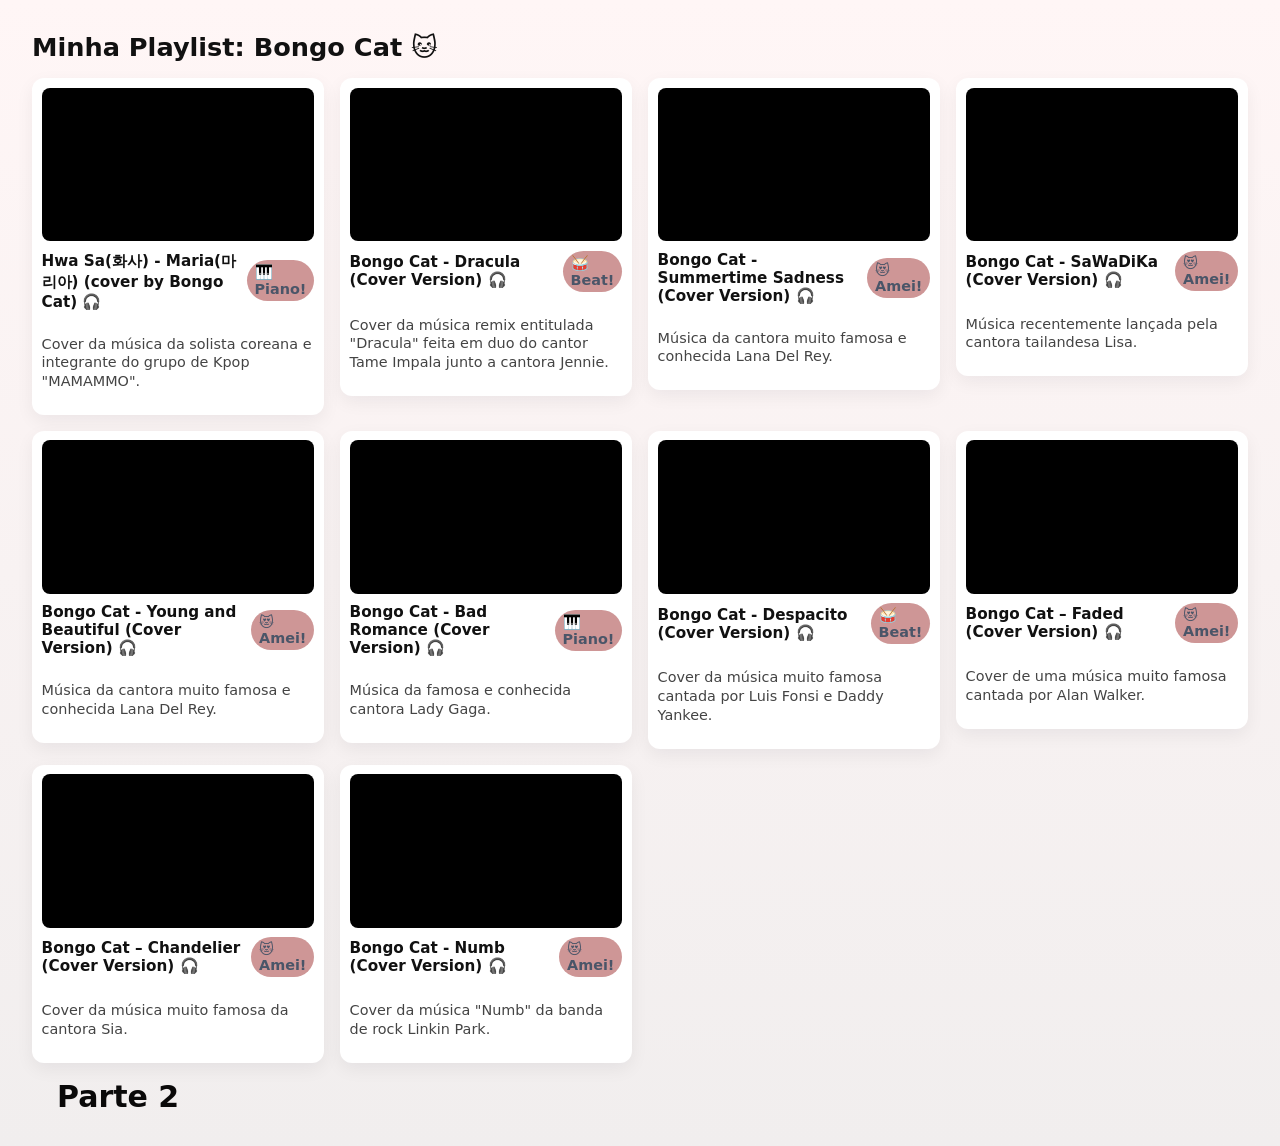
<file: index.html>
<!doctype html>
<html lang="pt-BR">
<head>
  <meta charset="utf-8" />
  <meta name="viewport" content="width=device-width,initial-scale=1" />
  <title>Galeria Bongo Cat</title>
  <link rel="stylesheet" href="style.css">
</head>
<body>
  <h1>Minha Playlist: Bongo Cat 🐱</h1>

  
  <section class="grid">
    
    <!-- EXEMPLO 1 -->
    <article class="card">
      <div class="video-wrap">
        <iframe width="560" height="315" src="https://www.youtube.com/embed/LAULX_3f_48?si=U4yhSpyCOlT9SO2w" title="YouTube video player" frameborder="0" allow="accelerometer; autoplay; clipboard-write; encrypted-media; gyroscope; picture-in-picture; web-share" referrerpolicy="strict-origin-when-cross-origin" allowfullscreen></iframe>
      </div>
      <div class="meta">
        <div class="title">Hwa Sa(화사) - Maria(마리아) (cover by Bongo Cat) ️🎧</div>
        <div class="badge">🎹 Piano!</div>
      </div>
      <p class="desc">Cover da música da solista coreana e integrante do grupo de Kpop "MAMAMMO".</p>
    </article>

    <!-- EXEMPLO 2 -->
    <article class="card">
      <div class="video-wrap">
        <iframe width="560" height="315" src="https://www.youtube.com/embed/GMI5X6oHzkE?si=UQXM1Yj-bqJv0qvO" title="YouTube video player" frameborder="0" allow="accelerometer; autoplay; clipboard-write; encrypted-media; gyroscope; picture-in-picture; web-share" referrerpolicy="strict-origin-when-cross-origin" allowfullscreen></iframe>
      </div>
      <div class="meta">
        <div class="title">Bongo Cat - Dracula (Cover Version) 🎧</div>
        <div class="badge">🥁 Beat!</div>
      </div>
      <p class="desc">Cover da música remix entitulada "Dracula" feita em duo do cantor Tame Impala junto a cantora Jennie.</p>
    </article>

    <!-- EXEMPLO 3 -->
    <article class="card">
      <div class="video-wrap">
        <iframe width="560" height="315" src="https://www.youtube.com/embed/a7yUv-54ILc?si=VHNNcTyMSxAvNSln" title="YouTube video player" frameborder="0" allow="accelerometer; autoplay; clipboard-write; encrypted-media; gyroscope; picture-in-picture; web-share" referrerpolicy="strict-origin-when-cross-origin" allowfullscreen></iframe>
      </div>
      <div class="meta">
        <div class="title">Bongo Cat - Summertime Sadness (Cover Version) 🎧</div>
        <div class="badge">😻 Amei!</div>
      </div>
      <p class="desc">Música da cantora muito famosa e conhecida Lana Del Rey.</p>
    </article>

    <!-- EXEMPLO 3 -->
    <article class="card">
      <div class="video-wrap">
        <iframe width="560" height="315" src="https://www.youtube.com/embed/4A_NsHqLIvU?si=nDNYFQjB7xaeAng_" title="YouTube video player" frameborder="0" allow="accelerometer; autoplay; clipboard-write; encrypted-media; gyroscope; picture-in-picture; web-share" referrerpolicy="strict-origin-when-cross-origin" allowfullscreen></iframe>
      </div>
      <div class="meta">
        <div class="title"> Bongo Cat - SaWaDiKa (Cover Version) 🎧</div>
        <div class="badge">😻 Amei!</div>
      </div>
      <p class="desc">Música recentemente lançada pela cantora tailandesa Lisa.</p>
    </article>

    <article class="card">
      <div class="video-wrap">
       <iframe width="560" height="315" src="https://www.youtube.com/embed/wip9eTwC_BM?si=RiBp9HUuZloS34gU" title="YouTube video player" frameborder="0" allow="accelerometer; autoplay; clipboard-write; encrypted-media; gyroscope; picture-in-picture; web-share" referrerpolicy="strict-origin-when-cross-origin" allowfullscreen></iframe>
      </div>
      <div class="meta">
        <div class="title">Bongo Cat - Young and Beautiful (Cover Version) 🎧</div>
        <div class="badge">😻 Amei!</div>
      </div>
      <p class="desc">Música da cantora muito famosa e conhecida Lana Del Rey.</p>
    </article>
    
    <!-- EXEMPLO 1 -->
    <article class="card">
      <div class="video-wrap">
        <iframe width="560" height="315" src="https://www.youtube.com/embed/L9achtCtHnQ?si=jvRK2A787KV6vLVm" title="YouTube video player" frameborder="0" allow="accelerometer; autoplay; clipboard-write; encrypted-media; gyroscope; picture-in-picture; web-share" referrerpolicy="strict-origin-when-cross-origin" allowfullscreen></iframe>
      </div>
      <div class="meta">
        <div class="title">Bongo Cat - Bad Romance (Cover Version) 🎧</div>
        <div class="badge">🎹 Piano!</div>
      </div>
      <p class="desc"> Música da famosa e conhecida cantora Lady Gaga.</p>
    </article>

    <!-- EXEMPLO 2 -->
    <article class="card">
      <div class="video-wrap">
        <iframe width="560" height="315" src="https://www.youtube.com/embed/Zk21BzKQBGU?si=HBLNwjpHt5m-s-QL" title="YouTube video player" frameborder="0" allow="accelerometer; autoplay; clipboard-write; encrypted-media; gyroscope; picture-in-picture; web-share" referrerpolicy="strict-origin-when-cross-origin" allowfullscreen></iframe>
      </div>
      <div class="meta">
        <div class="title">Bongo Cat - Despacito (Cover Version) 🎧</div>
        <div class="badge">🥁 Beat!</div>
      </div>
      <p class="desc">Cover da música muito famosa cantada por Luis Fonsi e Daddy Yankee.</p>
    </article>

    <!-- EXEMPLO 3 -->
    <article class="card">
      <div class="video-wrap">
        <iframe width="560" height="315" src="https://www.youtube.com/embed/BRGszRJGsY0?si=0GGIKpj5y-WBHHmC" title="YouTube video player" frameborder="0" allow="accelerometer; autoplay; clipboard-write; encrypted-media; gyroscope; picture-in-picture; web-share" referrerpolicy="strict-origin-when-cross-origin" allowfullscreen></iframe>
      </div>
      <div class="meta">
        <div class="title">Bongo Cat – Faded (Cover Version) 🎧</div>
        <div class="badge">😻 Amei!</div>
      </div>
      <p class="desc">Cover de uma música muito famosa cantada por Alan Walker.</p>
    </article>

    <!-- EXEMPLO 3 -->
    <article class="card">
      <div class="video-wrap">
        <iframe width="560" height="315" src="https://www.youtube.com/embed/3pqknH3nkF4?si=DIpz82K-s-n9zNuL" title="YouTube video player" frameborder="0" allow="accelerometer; autoplay; clipboard-write; encrypted-media; gyroscope; picture-in-picture; web-share" referrerpolicy="strict-origin-when-cross-origin" allowfullscreen></iframe>
      </div>
      <div class="meta">
        <div class="title"> Bongo Cat – Chandelier (Cover Version) 🎧</div>
        <div class="badge">😻 Amei!</div>
      </div>
      <p class="desc">Cover da música muito famosa da cantora Sia.</p>
    </article>

    <article class="card">
      <div class="video-wrap">
       <iframe width="560" height="315" src="https://www.youtube.com/embed/x-gQggvKEHw?si=kj6YNFzeCyioPkg7" title="YouTube video player" frameborder="0" allow="accelerometer; autoplay; clipboard-write; encrypted-media; gyroscope; picture-in-picture; web-share" referrerpolicy="strict-origin-when-cross-origin" allowfullscreen></iframe>
      </div>
      <div class="meta">
        <div class="title">Bongo Cat - Numb (Cover Version) 🎧</div>
        <div class="badge">😻 Amei!</div>
      </div>
      <p class="desc">Cover da música "Numb" da banda de rock Linkin Park.</p>
    </article>

    <p></p>
    <p></p>
     </nav>

    <nav>
    <a href="galeria2.html">Parte 2</a>
</nav>

  </section>
</body>
</html>
</file>
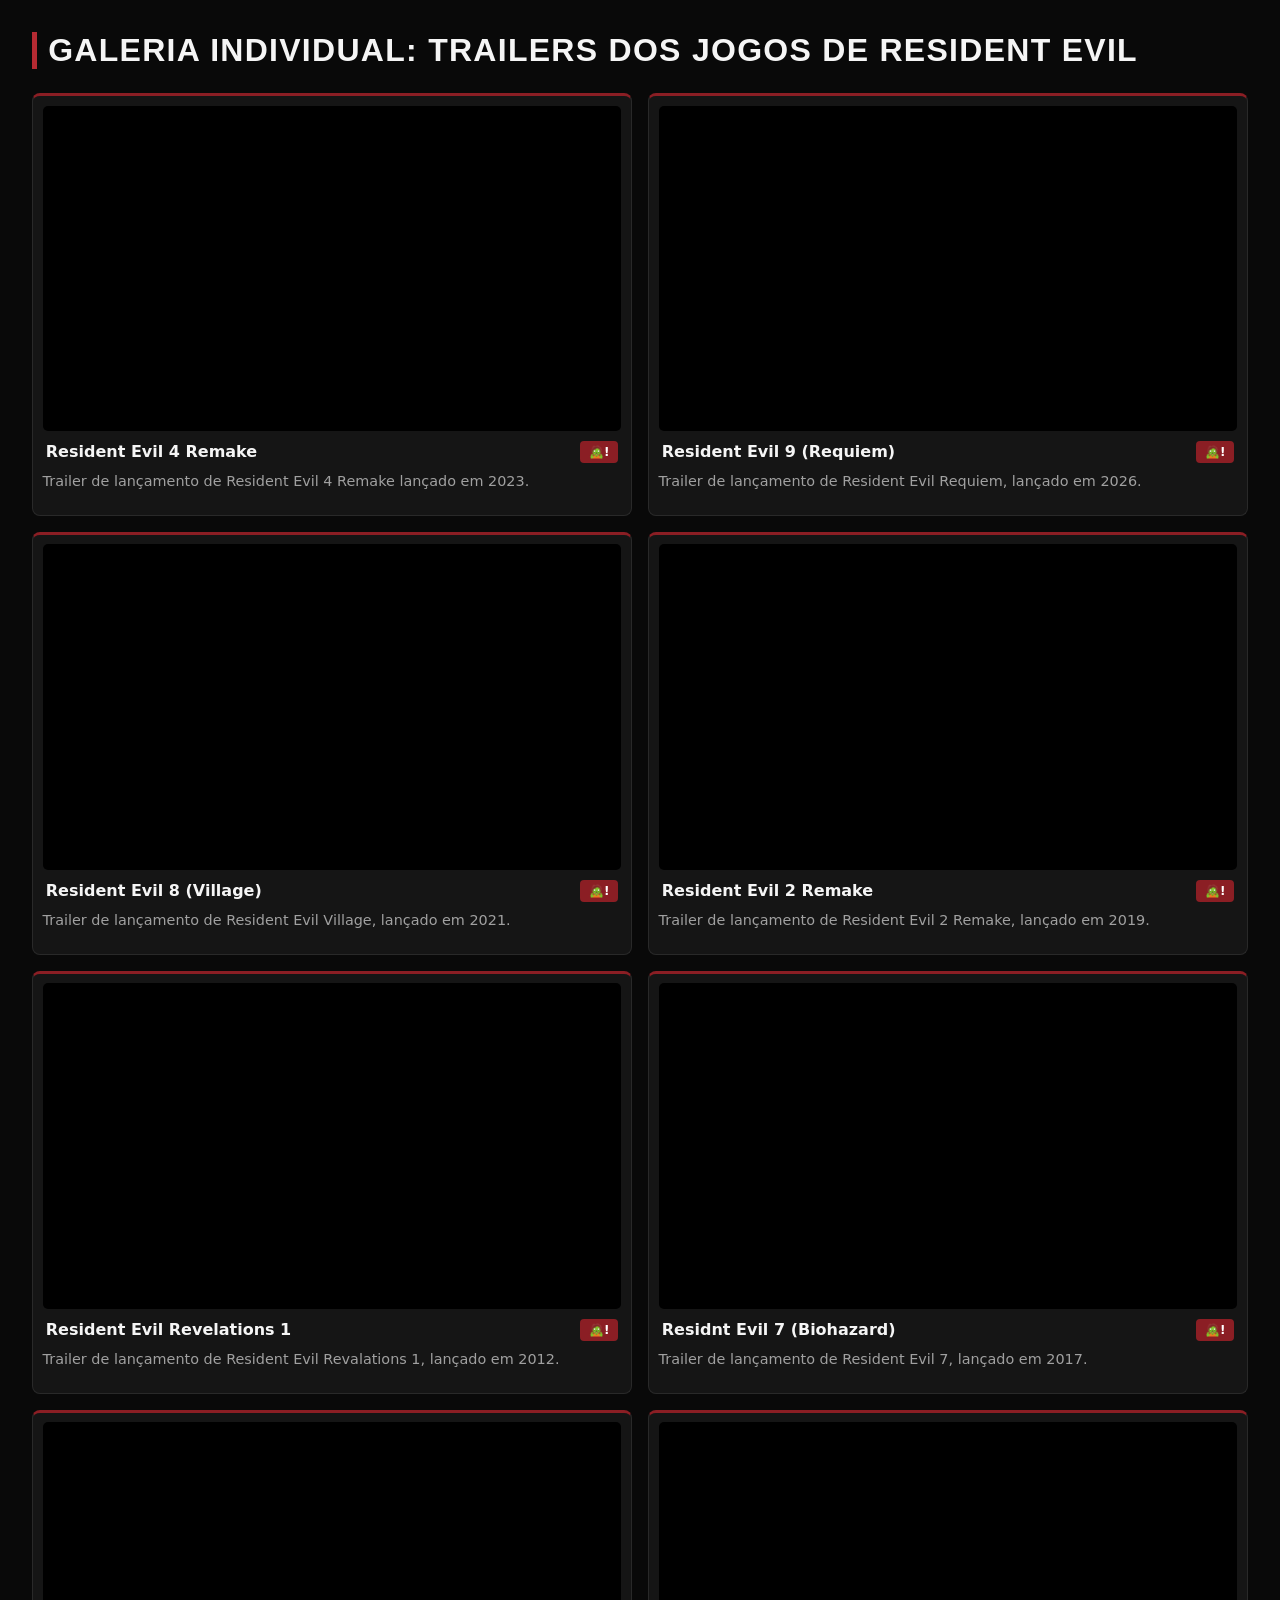
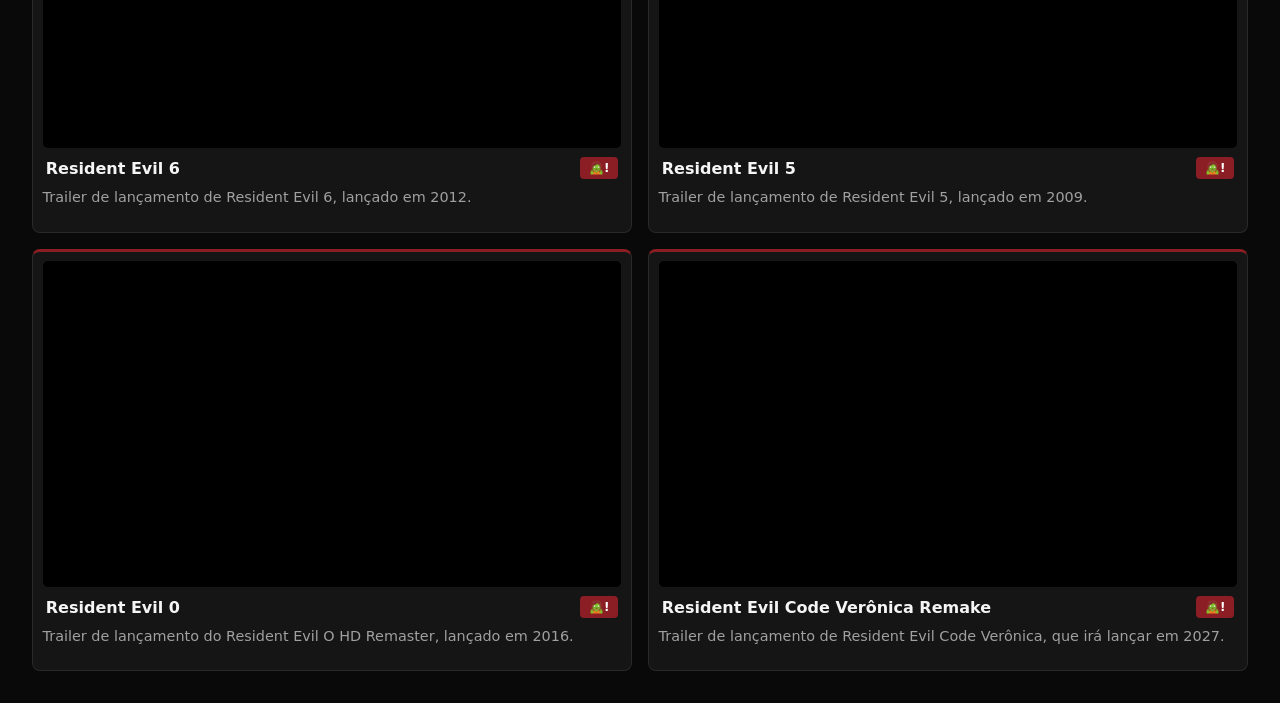
<file: galeria2.html>
<!doctype html>
<html lang="pt-BR">
<head>
  <meta charset="utf-8" />
  <meta name="viewport" content="width=device-width,initial-scale=1" />
  <title>Galeria Bongo Cat</title>
  <link rel="stylesheet" href="galeria2.css">
</head>
<body>
  <h1>Galeria Individual: Trailers dos jogos de Resident Evil</h1>
  
  <section class="grid">
 
    <article class="card">
      <div class="video-wrap">
        <iframe width="560" height="315" src="https://www.youtube.com/embed/E69tKrfEQag?si=HF_KAgOt9DfNA_5k" title="YouTube video player" frameborder="0" allow="accelerometer; autoplay; clipboard-write; encrypted-media; gyroscope; picture-in-picture; web-share" referrerpolicy="strict-origin-when-cross-origin" allowfullscreen></iframe>
      </div>
      <div class="meta">
        <div class="title">Resident Evil 4 Remake</div>
        <div class="badge">🧟!</div>
      </div>
      <p class="desc">Trailer de lançamento de Resident Evil 4 Remake lançado em 2023.</p>
    </article>

    <article class="card">
      <div class="video-wrap">
        <iframe width="560" height="315" src="https://www.youtube.com/embed/9lrThxCoznw?si=2oidjm6zYopnsM7l" title="YouTube video player" frameborder="0" allow="accelerometer; autoplay; clipboard-write; encrypted-media; gyroscope; picture-in-picture; web-share" referrerpolicy="strict-origin-when-cross-origin" allowfullscreen></iframe>
      </div>
      <div class="meta">
        <div class="title">Resident Evil 9 (Requiem) </div>
        <div class="badge">🧟!</div>
      </div>
      <p class="desc">Trailer de lançamento de Resident Evil Requiem, lançado em 2026.</p>
    </article>

    <article class="card">
      <div class="video-wrap">
        <iframe width="560" height="315" src="https://www.youtube.com/embed/VtTQmri-RYg?si=agPKpZOhtHQeQu28" title="YouTube video player" frameborder="0" allow="accelerometer; autoplay; clipboard-write; encrypted-media; gyroscope; picture-in-picture; web-share" referrerpolicy="strict-origin-when-cross-origin" allowfullscreen></iframe>
      </div>
      <div class="meta">
        <div class="title">Resident Evil 8 (Village)</div>
        <div class="badge">🧟!</div>
      </div>
      <p class="desc">Trailer de lançamento de Resident Evil Village, lançado em 2021.</p>
    </article>

    <article class="card">
      <div class="video-wrap">
        <iframe width="560" height="315" src="https://www.youtube.com/embed/aV4fIUytpo4?si=qGB65m2nbZb-fV78" title="YouTube video player" frameborder="0" allow="accelerometer; autoplay; clipboard-write; encrypted-media; gyroscope; picture-in-picture; web-share" referrerpolicy="strict-origin-when-cross-origin" allowfullscreen></iframe>
      </div>
      <div class="meta">
        <div class="title">Resident Evil 2 Remake</div>
        <div class="badge">🧟!</div>
      </div>
      <p class="desc">Trailer de lançamento de Resident Evil 2 Remake, lançado em 2019.</p>
    </article>

    <article class="card">
      <div class="video-wrap">
        <iframe width="560" height="315" src="https://www.youtube.com/embed/RJW1-u_TMmg?si=cEO9qPaWe_6hbZrj" title="YouTube video player" frameborder="0" allow="accelerometer; autoplay; clipboard-write; encrypted-media; gyroscope; picture-in-picture; web-share" referrerpolicy="strict-origin-when-cross-origin" allowfullscreen></iframe>
      </div>
      <div class="meta">
        <div class="title">Resident Evil Revelations 1 </div>
        <div class="badge">🧟!</div>
      </div>
      <p class="desc">Trailer de lançamento de Resident Evil Revalations 1, lançado em 2012.</p>
    </article>


    <article class="card">
      <div class="video-wrap">
        <iframe width="560" height="315" src="https://www.youtube.com/embed/Tz1n5ap_bRg?si=wrBPkNW3BmPFuT4Y" title="YouTube video player" frameborder="0" allow="accelerometer; autoplay; clipboard-write; encrypted-media; gyroscope; picture-in-picture; web-share" referrerpolicy="strict-origin-when-cross-origin" allowfullscreen></iframe>
      </div>
      <div class="meta">
        <div class="title">Residnt Evil 7 (Biohazard)</div>
        <div class="badge">🧟!</div>
      </div>
      <p class="desc">Trailer de lançamento de Resident Evil 7, lançado em 2017.</p>
    </article>

    <article class="card">
      <div class="video-wrap">
        <iframe width="560" height="315" src="https://www.youtube.com/embed/eeqd75YSIRI?si=Yu8fBryhsvQjMigP" title="YouTube video player" frameborder="0" allow="accelerometer; autoplay; clipboard-write; encrypted-media; gyroscope; picture-in-picture; web-share" referrerpolicy="strict-origin-when-cross-origin" allowfullscreen></iframe>
      </div>
      <div class="meta">
        <div class="title">Resident Evil 6</div>
        <div class="badge">🧟!</div>
      </div>
      <p class="desc">Trailer de lançamento de Resident Evil 6, lançado em 2012.</p>
    </article>


    <article class="card">
      <div class="video-wrap">
        <iframe width="560" height="315" src="https://www.youtube.com/embed/ynELsF-W5sk?si=GQ8VW32HjeBl5cl9" title="YouTube video player" frameborder="0" allow="accelerometer; autoplay; clipboard-write; encrypted-media; gyroscope; picture-in-picture; web-share" referrerpolicy="strict-origin-when-cross-origin" allowfullscreen></iframe>
      </div>
      <div class="meta">
        <div class="title">Resident Evil 5 </div>
        <div class="badge">🧟!</div>
      </div>
      <p class="desc">Trailer de lançamento de Resident Evil 5, lançado em 2009.</p>
    </article>


    <article class="card">
      <div class="video-wrap">
        <iframe width="560" height="315" src="https://www.youtube.com/embed/JzGClcWpVDQ?si=5HCdhk2JjM15UFir" title="YouTube video player" frameborder="0" allow="accelerometer; autoplay; clipboard-write; encrypted-media; gyroscope; picture-in-picture; web-share" referrerpolicy="strict-origin-when-cross-origin" allowfullscreen></iframe>
      </div>
      <div class="meta">
        <div class="title">Resident Evil 0</div>
        <div class="badge">🧟!</div>
      </div>
      <p class="desc">Trailer de lançamento do Resident Evil O HD Remaster, lançado em 2016.</p>
    </article>

    <article class="card">
      <div class="video-wrap">
        <iframe width="560" height="315" src="https://www.youtube.com/embed/RQe2I2msjgo?si=Z4rTvpo0n_9nzKBU" title="YouTube video player" frameborder="0" allow="accelerometer; autoplay; clipboard-write; encrypted-media; gyroscope; picture-in-picture; web-share" referrerpolicy="strict-origin-when-cross-origin" allowfullscreen></iframe>
      </div>
      <div class="meta">
        <div class="title">Resident Evil Code Verônica Remake</div>
        <div class="badge">🧟!</div>
      </div>
      <p class="desc">Trailer de lançamento de Resident Evil Code Verônica, que irá lançar em 2027.</p>
    </article>

  </section>
</body>
</html>
</file>
<file: style.css>
:root{
  --gap: 1rem;
  --card-bg: #ffffff;
  --radius: 12px;
}
body{
  font-family: system-ui, -apple-system, sans-serif;
  background: linear-gradient(180deg,#fff6f6,#f1eeee);
  margin: 0;
  padding: 2rem;
  color: #111;
}

h1{ margin: 0 0 1rem 0; font-size: 1.6rem; }

.grid{
  display: grid;
  grid-template-columns: repeat(auto-fit, minmax(260px, 1fr));
  gap: var(--gap);
  align-items: start;
}

.card{
  background: var(--card-bg);
  border-radius: var(--radius);
  padding: 0.6rem;
  box-shadow: 0 6px 18px rgba(15,20,30,0.06);
  transition: transform .18s ease;
  display: flex;
  flex-direction: column;
  gap: .6rem;
}
.card:hover{
  transform: translateY(-6px);
  box-shadow: 0 12px 30px rgba(15,20,30,0.12);
}

.video-wrap{
  position: relative;
  width: 100%;
  padding-top: 56.25%; /* Mantém proporção 16:9 */
  border-radius: calc(var(--radius) - 4px);
  overflow: hidden;
  background: #000;
}
/* O CSS abaixo garante que o iframe colado ocupe todo o espaço */
.video-wrap iframe{
  position: absolute;
  inset: 0;
  width: 100%;
  height: 100%;
  border: 0;
}

.meta{
  display:flex;
  justify-content: space-between;
  align-items: center;
  gap: .5rem;
  font-size: .95rem;
}
.title{ font-weight: 600; }

.desc{
  font-size: .9rem;
  color: #444;
  line-height: 1.3;
}

.badge{
  background: #ce9696;
  padding: .25rem .5rem;
  border-radius: 999px;
  font-size: 0.9rem;
  font-weight: 600;
  color: #4a5568;
}
                
nav a {
    color: rgb(10, 9, 9);

    text-decoration: none;

    margin: 0 25px;

    font-size: 30px;

    font-weight: bold;
}

nav a:hover {
    color: gray;
}
</file>
<file: galeria2.css>
:root {
  --gap: 1rem;
  --card-bg: #151515;
  --bg: #090909;
  --red: #8b1e24;
  --red-light: #b52a32;
  --white: #f5f5f5;
  --gray: #a0a0a0;
  --border: #292929;
  --radius: 8px;
}

body {
  font-family: system-ui, -apple-system, sans-serif;
  background: var(--bg);
  margin: 0;
  padding: 2rem;
  color: var(--white);
}

h1 {
  margin: 0 0 1.5rem;
  font-size: 2rem;
  font-weight: 800;
  text-transform: uppercase;
  letter-spacing: .04em;
  color: var(--white);
  border-left: 5px solid var(--red-light);
  padding-left: .7rem;
}

.grid {
  display: grid;
  grid-template-columns: repeat(auto-fit, minmax(550px, 1fr));
  gap: var(--gap);
}

.card {
  background: var(--card-bg);
  border: 1px solid var(--border);
  border-top: 3px solid var(--red);
  border-radius: var(--radius);
  padding: .6rem;
  transition: .2s ease;
}

.card:hover {
  transform: translateY(-4px);
  border-color: var(--red-light);
  box-shadow: 0 8px 20px rgba(139, 30, 36, .2);
}

.video-wrap {
  position: relative;
  width: 100%;
  padding-top: 56.25%;
  border-radius: 5px;
  overflow: hidden;
  background: #000;
}

.video-wrap iframe {
  position: absolute;
  inset: 0;
  width: 100%;
  height: 100%;
  border: 0;
}

.meta {
  display: flex;
  justify-content: space-between;
  align-items: center;
  gap: .5rem;
  padding: .6rem .2rem .2rem;
}

.title {
  font-weight: 700;
  color: var(--white);
}

.desc {
  font-size: .9rem;
  color: var(--gray);
  line-height: 1.4;
  margin-top: .3rem;
}

.badge {
  background: var(--red);
  color: #fff;
  padding: .25rem .55rem;
  border-radius: 4px;
  font-size: .75rem;
  font-weight: 700;
  text-transform: uppercase;
}

@import url('https://fonts.googleapis.com/css2?family=Quicksand:wght@400;500;600;700&display=swap');

h1 {
  font-family: 'Quicksand', sans-serif;
}
</file>
